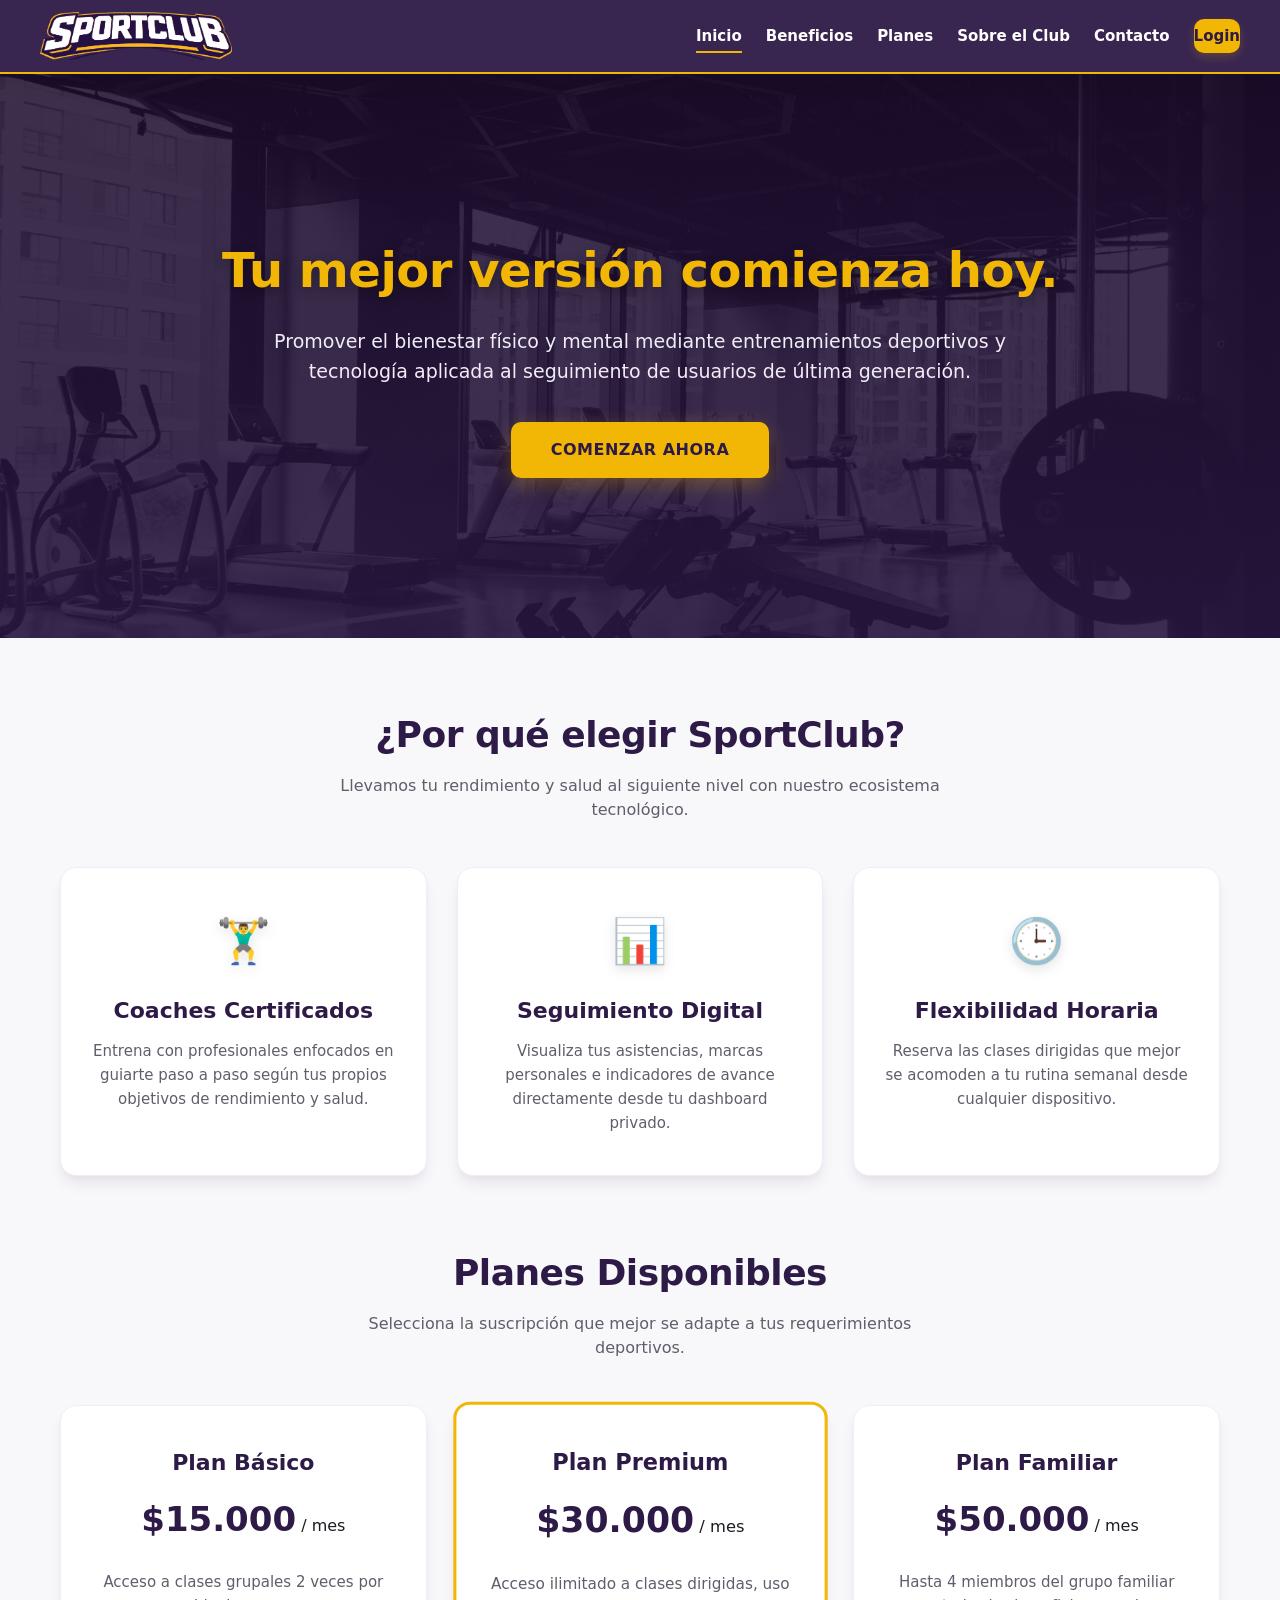
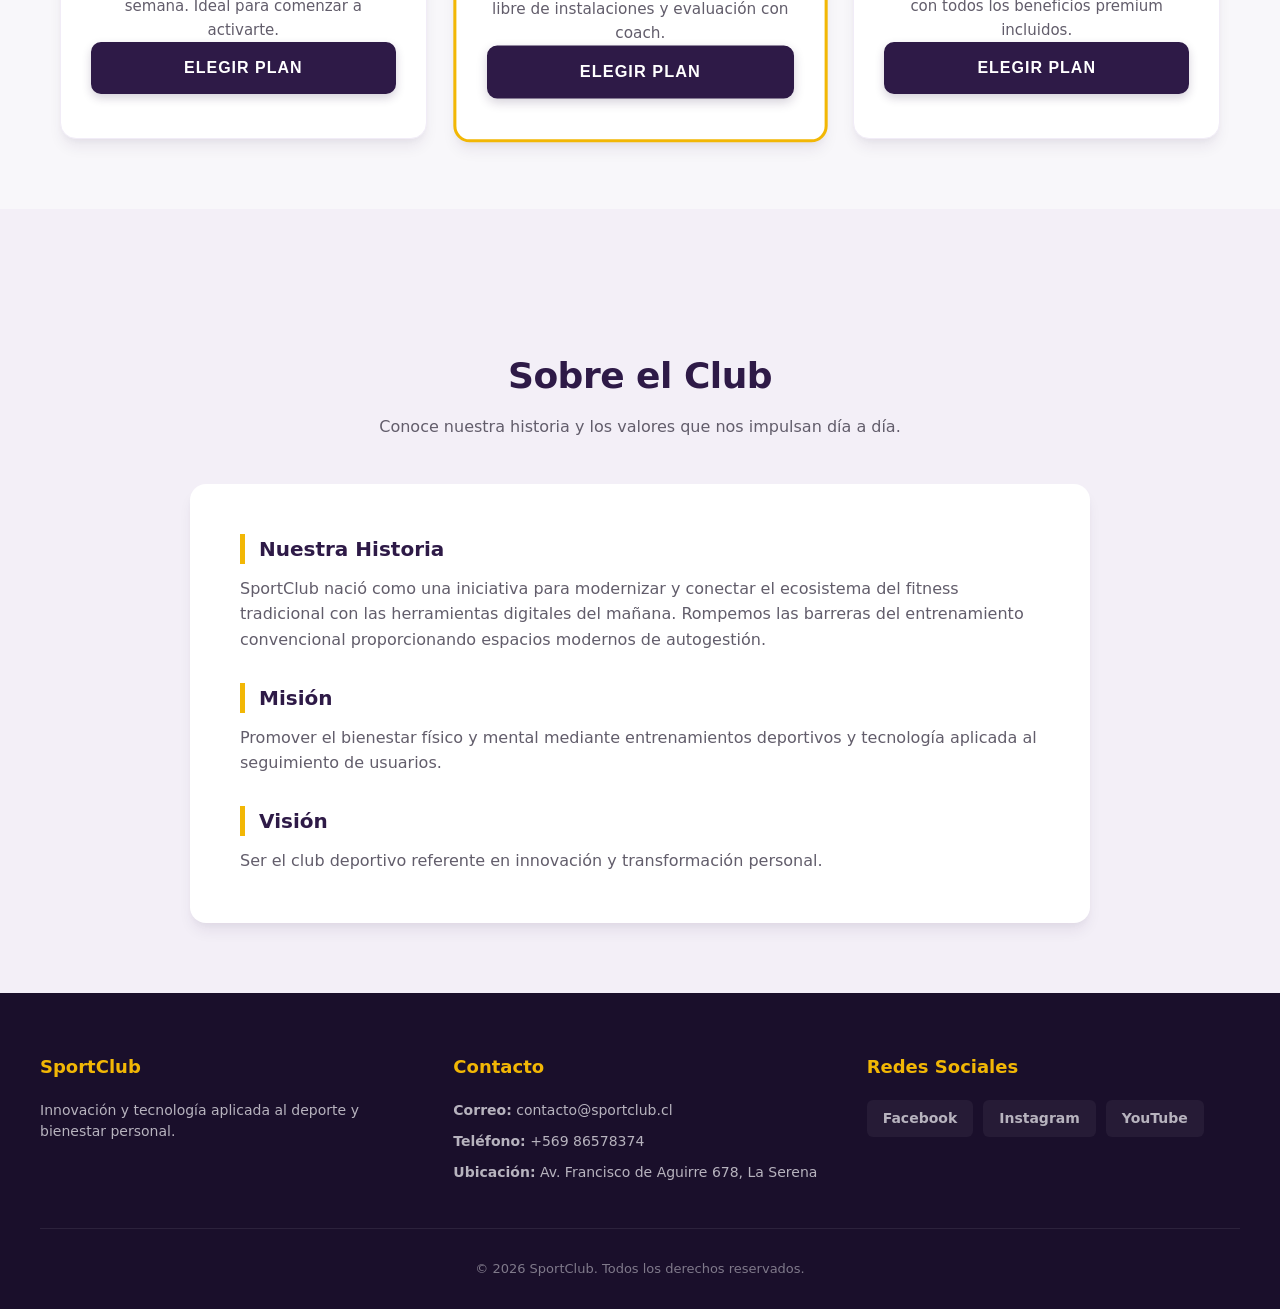
<file: index.html>
<!DOCTYPE html>
<html lang="es">
<head>
    <meta charset="UTF-8">
    <meta name="viewport" content="width=device-width, initial-scale=1.0">
    <title>SportClub - Tu mejor versión comienza hoy</title>
    <link rel="stylesheet" href="css/style.css">
</head>
<body>

    <header class="main-header">
        <div class="header-container">
            <a href="index.html" class="logo-link">
                <img src="assets/img/logo_empresa_letra_v1.png" alt="SportClub Logo" class="header-logo">
            </a>
            <nav class="main-nav">
                <a href="index.html" class="active">Inicio</a>
                <a href="#beneficios">Beneficios</a>
                <a href="#planes">Planes</a>
                <a href="#nosotros">Sobre el Club</a>
                <a href="#contacto">Contacto</a>
                <a href="pages/Login.html" class="btn-login-nav">Login</a>
            </nav>
        </div>
    </header>

    <main class="hero-section">
        <div class="hero-content">
            <h2>Tu mejor versión comienza hoy.</h2>
            <p>Promover el bienestar físico y mental mediante entrenamientos deportivos y tecnología aplicada al seguimiento de usuarios de última generación.</p>
            <a href="#planes" class="btn-cta">Comenzar Ahora</a>
        </div>
    </main>

    <section id="beneficios">
        <h2 class="section-title">¿Por qué elegir SportClub?</h2>
        <p class="section-subtitle">Llevamos tu rendimiento y salud al siguiente nivel con nuestro ecosistema tecnológico.</p>
        <div class="grid-container">
            <div class="info-card">
                <div class="icon">🏋️‍♂️</div>
                <h3>Coaches Certificados</h3>
                <p>Entrena con profesionales enfocados en guiarte paso a paso según tus propios objetivos de rendimiento y salud.</p>
            </div>
            <div class="info-card">
                <div class="icon">📊</div>
                <h3>Seguimiento Digital</h3>
                <p>Visualiza tus asistencias, marcas personales e indicadores de avance directamente desde tu dashboard privado.</p>
            </div>
            <div class="info-card">
                <div class="icon">🕒</div>
                <h3>Flexibilidad Horaria</h3>
                <p>Reserva las clases dirigidas que mejor se acomoden a tu rutina semanal desde cualquier dispositivo.</p>
            </div>
        </div>
    </section>

    <section id="planes">
        <h2 class="section-title">Planes Disponibles</h2>
        <p class="section-subtitle">Selecciona la suscripción que mejor se adapte a tus requerimientos deportivos.</p>
        <div class="grid-container">
            <div class="plan-card info-card">
                <h3>Plan Básico</h3>
                <div class="plan-price"><span>$15.000</span> / mes</div>
                <p class="plan-description">Acceso a clases grupales 2 veces por semana. Ideal para comenzar a activarte.</p>
                <button class="btn-submit" onclick="location.href='pages/registro.html'">Elegir Plan</button>
            </div>
            <div class="plan-card info-card featured">
                <h3>Plan Premium</h3>
                <div class="plan-price"><span>$30.000</span> / mes</div>
                <p class="plan-description">Acceso ilimitado a clases dirigidas, uso libre de instalaciones y evaluación con coach.</p>
                <button class="btn-submit" onclick="location.href='pages/registro.html'">Elegir Plan</button>
            </div>
            <div class="plan-card info-card">
                <h3>Plan Familiar</h3>
                <div class="plan-price"><span>$50.000</span> / mes</div>
                <p class="plan-description">Hasta 4 miembros del grupo familiar con todos los beneficios premium incluidos.</p>
                <button class="btn-submit" onclick="location.href='pages/registro.html'">Elegir Plan</button>
            </div>
        </div>
    </section>

    <section id="nosotros" class="about-section">
        <h2 class="section-title">Sobre el Club</h2>
        <p class="section-subtitle">Conoce nuestra historia y los valores que nos impulsan día a día.</p>
        <div class="about-container">
            <div class="about-block">
                <h3>Nuestra Historia</h3>
                <p>SportClub nació como una iniciativa para modernizar y conectar el ecosistema del fitness tradicional con las herramientas digitales del mañana. Rompemos las barreras del entrenamiento convencional proporcionando espacios modernos de autogestión.</p>
            </div>
            <div class="about-block">
                <h3>Misión</h3>
                <p>Promover el bienestar físico y mental mediante entrenamientos deportivos y tecnología aplicada al seguimiento de usuarios.</p>
            </div>
            <div class="about-block">
                <h3>Visión</h3>
                <p>Ser el club deportivo referente en innovación y transformación personal.</p>
            </div>
        </div>
    </section>

    <footer id="contacto" class="main-footer">
        <div class="footer-grid">
            <div class="footer-col">
                <h4>SportClub</h4>
                <p>Innovación y tecnología aplicada al deporte y bienestar personal.</p>
            </div>
            <div class="footer-col">
                <h4>Contacto</h4>
                <p><strong>Correo:</strong> contacto@sportclub.cl</p>
                <p><strong>Teléfono:</strong> +569 86578374</p>
                <p><strong>Ubicación:</strong> Av. Francisco de Aguirre 678, La Serena</p>
            </div>
            <div class="footer-col">
                <h4>Redes Sociales</h4>
                <div class="social-links">
                    <a href="#">Facebook</a>
                    <a href="#">Instagram</a>
                    <a href="#">YouTube</a>
                </div>
            </div>
        </div>
        <div class="footer-bottom">
            <p>&copy; 2026 SportClub. Todos los derechos reservados.</p>
        </div>
    </footer>

</body>
</html>
</file>
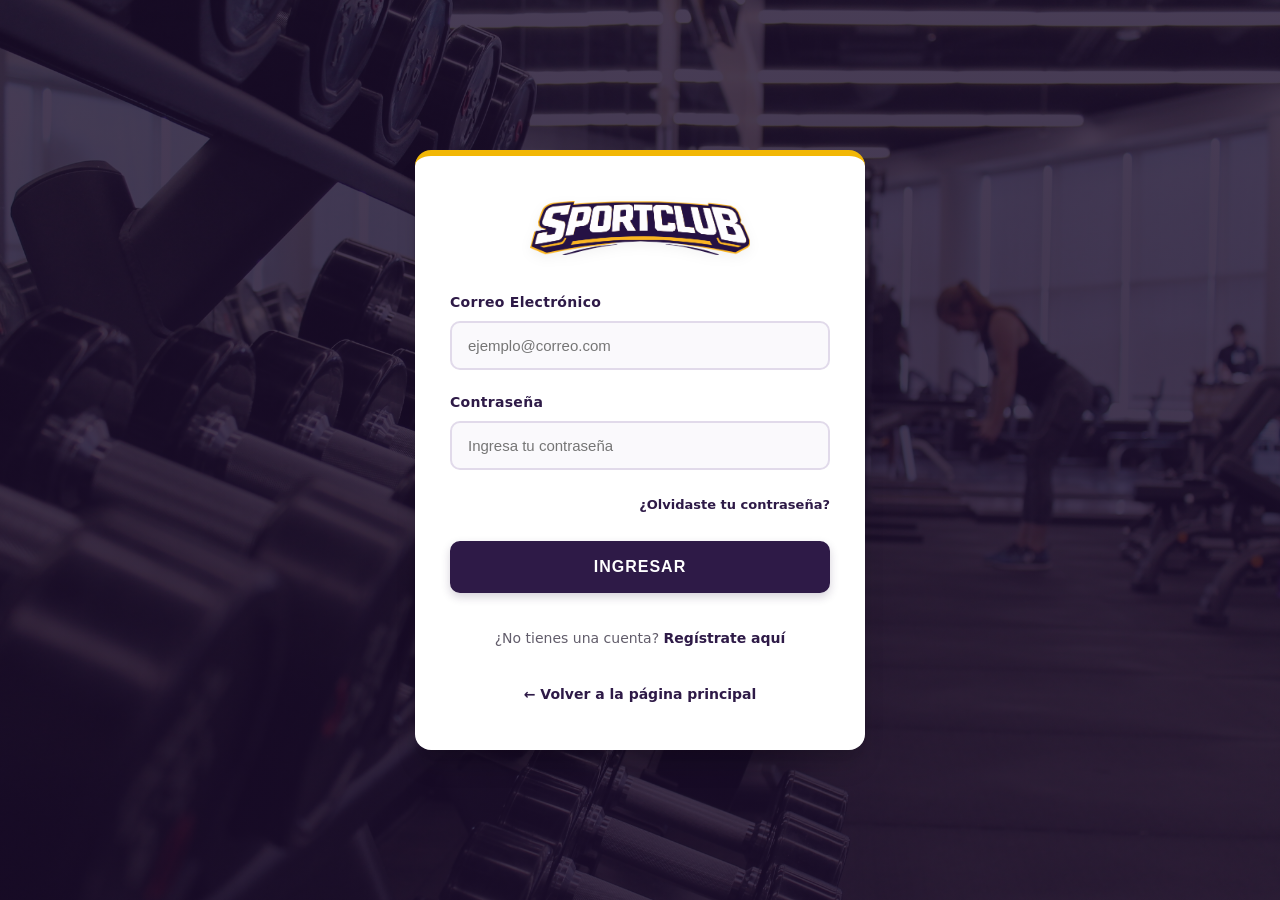
<file: pages/dashboard_admin.html>
<!DOCTYPE html>
<html lang="es">
<head>
    <meta charset="UTF-8">
    <meta name="viewport" content="width=device-width, initial-scale=1.0">
    <title>Dashboard - Administrador SportClub</title>
    <link rel="stylesheet" href="../css/style.css">
</head>
<body class="db-body role-admin">

    <header class="db-header">
        <div class="logo-side">
            <img src="../assets/img/logo_empresa_letra_v1.png" alt="SportClub Logo" style="height: 35px; width: auto; margin-right: 10px;">
            <span>Consola de Administración</span>
        </div>
        <div class="user-actions">
            <a href="#" class="btn-db-action btn-profile">Admin Perfil</a>
            <a href="#" id="btn-logout-admin" class="btn-db-action btn-logout">Cerrar Sesión</a>
        </div>
    </header>

    <div class="db-container">
        <aside class="db-sidebar">
            <nav class="db-nav">
                <a href="#" class="active">🏠 Usuarios</a>
                <a href="#reportes">📊 Reportes Globales</a>
                <a href="#config">🔧 Configuración</a>
            </nav>
        </aside>

        <main class="db-content">
            <div class="db-welcome">
                <h2 id="welcome-admin">Control Central del Sistema 🖥️</h2>
            </div>

            <div id="crud-error-box" style="display: none; color: #dc3545; background: #f8d7da; padding: 12px; border-radius: 6px; margin-bottom: 15px; font-weight: bold; border: 1px solid #f5c6cb;"></div>
            <div id="crud-success-box" style="display: none; color: #155724; background: #d4edda; padding: 12px; border-radius: 6px; margin-bottom: 15px; font-weight: bold; border: 1px solid #c3e6cb;"></div>

            <div class="db-grid-two-columns" style="margin-bottom: 25px;">
                
                <div class="db-box" id="admin-form-container" style="margin: 0;">
                    <div style="display: flex; justify-content: space-between; align-items: center; gap: 15px; border-bottom: 1px solid #eee; padding-bottom: 10px; margin-bottom: 15px;">
                        <div>
                            <h3 id="form-title" style="margin:0; font-size:18px;">Operaciones de Sistema</h3>
                            <p id="form-subtitle" style="margin:5px 0 0 0; font-size:12px; color:#666;">Gestión de credenciales de la plataforma.</p>
                        </div>
                        <button id="btn-toggle-create-admin" class="btn-submit-action" style="width: auto; padding: 8px 16px; margin: 0; font-size:13px;">➕ Nuevo Usuario</button>
                    </div>

                    <form id="adminUserForm" style="display: none;">
                        <input type="hidden" id="admin-user-id">
                        
                        <div class="form-group" style="margin-bottom: 12px;">
                            <label for="admin-name" style="display:block; margin-bottom:5px; font-weight:600; font-size:13px;">Nombre Completo *</label>
                            <input type="text" id="admin-name" required placeholder="Nombre y Apellido" style="width:100%; padding:8px; border:1px solid #ccc; border-radius:4px;">
                        </div>
                        
                        <div class="form-group-row" style="display:flex; gap:10px; margin-bottom:12px;">
                            <div class="form-group" style="flex:1;">
                                <label for="admin-email" style="display:block; margin-bottom:5px; font-weight:600; font-size:13px;">Correo Electrónico *</label>
                                <input type="email" id="admin-email" required placeholder="correo@demo.cl" style="width:100%; padding:8px; border:1px solid #ccc; border-radius:4px;">
                            </div>
                            <div class="form-group" style="flex:1;">
                                <label for="admin-role" style="display:block; margin-bottom:5px; font-weight:600; font-size:13px;">Rol de Acceso *</label>
                                <select id="admin-role" style="width:100%; padding:8px; border:1px solid #ccc; border-radius:4px; background:white;">
                                    <option value="user">Socio (User)</option>
                                    <option value="coach">Coach Técnico</option>
                                    <option value="admin">Administrador</option>
                                </select>
                            </div>
                        </div>

                        <div class="form-group-row" id="password-row-wrapper" style="display: flex; gap: 10px; margin-bottom: 15px;">
                            <div class="form-group" style="flex: 1;">
                                <label for="admin-password" style="display:block; margin-bottom:5px; font-weight:600; font-size:13px;">Contraseña * <span style="font-size: 11px; color: #666;">(Mín. 8)</span></label>
                                <input type="password" id="admin-password" placeholder="Clave segura" style="width:100%; padding:8px; border:1px solid #ccc; border-radius:4px;">
                            </div>
                            <div class="form-group" style="flex: 1;">
                                <label for="admin-confirm-password" style="display:block; margin-bottom:5px; font-weight:600; font-size:13px;">Confirmar Contraseña *</label>
                                <input type="password" id="admin-confirm-password" placeholder="Repite la clave" style="width:100%; padding:8px; border:1px solid #ccc; border-radius:4px;">
                            </div>
                        </div>

                        <div style="display: flex; gap: 10px;">
                            <button type="submit" class="btn-submit-action" id="btn-admin-submit" style="padding:10px 20px;">Guardar Usuario</button>
                            <button type="button" id="btn-admin-cancel" style="padding:10px 20px; background:#f0f0f0; border:1px solid #ccc; border-radius:4px; cursor:pointer;">Cancelar</button>
                        </div>
                    </form>

                    <div id="admin-form-placeholder" style="color: #666; font-style: italic; font-size: 13px; padding: 10px 0;">
                        Presiona el botón "Nuevo Usuario" superior para dar de alta una nueva cuenta en SportClub.
                    </div>
                </div>

                <div style="display: flex; flex-direction: column; gap: 15px;">
                    <div class="stat-card" style="background:#fff; padding:15px; border-radius:8px; border-left:4px solid #2e1a47; box-shadow:0 2px 4px rgba(0,0,0,0.05);">
                        <div class="label" style="color:#666; font-size:12px; text-transform:uppercase;">Total Cuentas</div>
                        <div class="num" id="lbl-total-users" style="font-size:24px; font-weight:bold; color:#2e1a47; margin-top:5px;">--</div>
                    </div>
                    <div class="stat-card" style="background:#fff; padding:15px; border-radius:8px; border-left:4px solid #d4af37; box-shadow:0 2px 4px rgba(0,0,0,0.05);">
                        <div class="label" style="color:#666; font-size:12px; text-transform:uppercase;">Coaches Activos</div>
                        <div class="num" id="lbl-total-coaches" style="font-size:24px; font-weight:bold; color:#2e1a47; margin-top:5px;">--</div>
                    </div>
                    <div class="stat-card" style="background:#fff; padding:15px; border-radius:8px; border-left:4px solid #cc2929; box-shadow:0 2px 4px rgba(0,0,0,0.05);">
                        <div class="label" style="color:#666; font-size:12px; text-transform:uppercase;">Administradores</div>
                        <div class="num" id="lbl-total-admins" style="font-size:24px; font-weight:bold; color:#2e1a47; margin-top:5px;">--</div>
                    </div>
                </div>
            </div>

            <div class="db-box">
                <h3>Gestión General de Usuarios de la Plataforma</h3>
                <div class="table-wrapper">
                    <table class="db-table">
                        <thead>
                            <tr>
                                <th>ID</th>
                                <th>Nombre Completo</th>
                                <th>Correo Electrónico</th>
                                <th>Rol del Usuario</th>
                                <th>Fecha Registro</th>
                                <th style="text-align: center;">Acciones</th>
                            </tr>
                        </thead>
                        <tbody id="users-table-body">
                            <tr><td colspan="6" style="text-align: center; color:#666; padding:20px;">Sincronizando datos con el servidor SQLite...</td></tr>
                        </tbody>
                    </table>
                </div>
            </div>

            <div id="reportes" class="db-box" style="margin-top: 25px;">
                <h3>Métricas de Uso y Reportes Rápidos</h3>
                <p style="margin-bottom: 10px;">🔥 <strong>Clases más solicitadas esta semana:</strong> Crossfit Funcional (98% ocupación), Spinning Pro (92%).</p>
                <p style="margin-bottom: 10px;">👥 <strong>Usuarios activos hoy:</strong> 342 personas registraron ingreso en portería.</p>
                <p>📅 <strong>Reservas realizadas durante el día actual:</strong> 118 cupos reservados.</p>
            </div>
        </main>
    </div>

    <script src="../js/admin.js"></script>
</body>
</html>
</file>
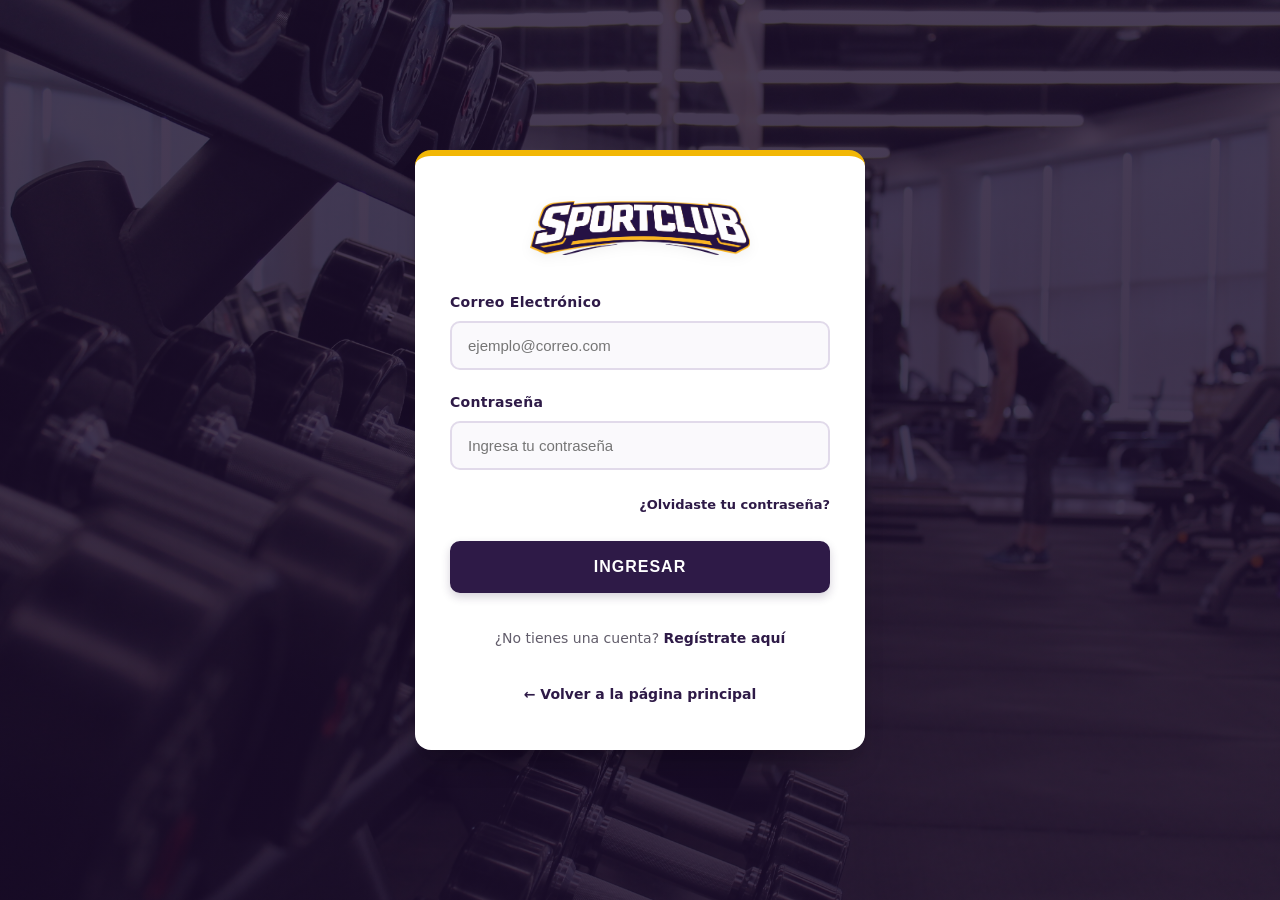
<file: pages/dashboard_coach.html>
<!DOCTYPE html>
<html lang="es">
<head>
    <meta charset="UTF-8">
    <meta name="viewport" content="width=device-width, initial-scale=1.0">
    <title>Dashboard - Coach SportClub</title>
    <link rel="stylesheet" href="../css/style.css">
</head>
<body class="db-body role-coach">

    <header class="db-header">
        <div class="logo-side">
            <img src="../assets/img/logo_empresa_letra_v1.png" alt="SportClub Logo" style="height: 35px; width: auto; margin-right: 10px;">
            <span>Staff Técnico</span>
        </div>
        <div class="user-actions">
            <a href="#" class="btn-db-action btn-profile">Mi Perfil</a>
            <a href="Login.html" class="btn-db-action btn-logout">Cerrar Sesión</a>
        </div>
    </header>

    <div class="db-container">
        <aside class="db-sidebar">
            <nav class="db-nav">
                <a href="#" class="active">🏠 Inicio</a>
                <a href="#alumnos">👥 Alumnos</a>
                <a href="#clases">🏋️‍♂️ Clases Asignadas</a>
                <a href="#horarios">📅 Horarios Semanales</a>
            </nav>
        </aside>

        <main class="db-content">
            <div class="db-welcome">
                <h2 id= "welcome-coach">Panel de Gestión del Entrenador 📈</h2>
            </div>

            <div class="stats-grid">
                <div class="stat-card"><div class="label">Total Alumnos a Cargo</div><div class="num">42</div></div>
                <div class="stat-card"><div class="label">Clases Activas Esta Semana</div><div class="num">8</div></div>
                <div class="stat-card"><div class="label">Horas Ejecutadas Semanales</div><div class="num">24 hrs</div></div>
            </div>

            <div id="alumnos" class="db-box">
                <h3>Listado de Alumnos Asignados</h3>
                <div class="table-wrapper">
                    <table class="db-table">
                        <thead>
                            <tr>
                                <th>Nombre Alumno</th>
                                <th>Correo Electrónico</th>
                                <th>Clase Inscrita</th>
                            </tr>
                        </thead>
                        <tbody>
                            <tr><td>Juan Pérez</td><td>juan.p@gmail.com</td><td>Crossfit Funcional</td></tr>
                            <tr><td>María Loreto</td><td>m.loreto@outlook.com</td><td>Yoga Flexibilidad</td></tr>
                            <tr><td>Carlos Silva</td><td>csilva@gmail.com</td><td>Crossfit Funcional</td></tr>
                            <tr><td>Ana Rodríguez</td><td>anita.r@live.cl</td><td>Cardio HIIT</td></tr>
                            <tr><td>Diego Muñoz</td><td>dmunoz@gmail.com</td><td>Spinning Pro</td></tr>
                        </tbody>
                    </table>
                </div>
            </div>

            <div id="horarios" class="db-box">
                <h3>Cronograma Semanal de Bloques Técnicos</h3>
                <div class="table-wrapper">
                    <table class="db-table">
                        <thead>
                            <tr>
                                <th>Nombre de la Clase</th>
                                <th>Día Asignado</th>
                                <th>Hora de Inicio</th>
                                <th>Capacidad / Alumnos anotados</th>
                            </tr>
                        </thead>
                        <tbody>
                            <tr><td><strong>Crossfit Funcional</strong></td><td>Lunes</td><td>19:00</td><td>15 Alumnos</td></tr>
                            <tr><td><strong>Cardio HIIT</strong></td><td>Martes</td><td>09:00</td><td>12 Alumnos</td></tr>
                            <tr><td><strong>Crossfit Funcional</strong></td><td>Miércoles</td><td>18:00</td><td>20 Alumnos</td></tr>
                            <tr><td><strong>Fuerza Absoluta</strong></td><td>Jueves</td><td>19:00</td><td>10 Alumnos</td></tr>
                            <tr><td><strong>Yoga Flexibilidad</strong></td><td>Viernes</td><td>20:00</td><td>14 Alumnos</td></tr>
                        </tbody>
                    </table>
                </div>
            </div>
        </main>
    </div>
    <script>
        const sessionUser = JSON.parse(localStorage.getItem("user"));
        if (sessionUser) {
        document.getElementById('welcome-coach').innerText = `Panel del Coach: ${sessionUser.fullname} 📈`;
        } else {
        window.location.href = "Login.html";
        }
</script>

</body>
</html>
</file>
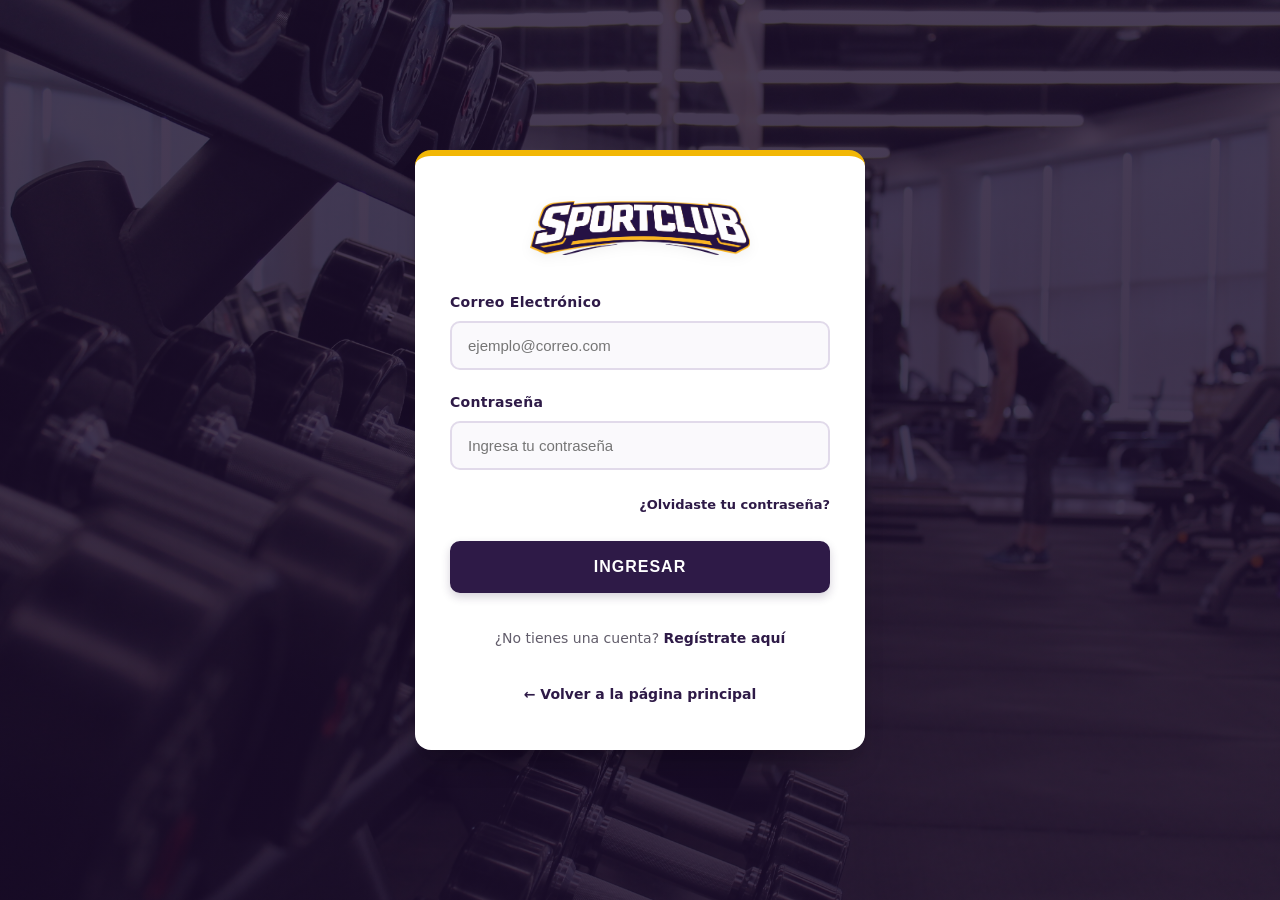
<file: pages/dashboard_usuario.html>
<!DOCTYPE html>
<html lang="es">
<head>
    <meta charset="UTF-8">
    <meta name="viewport" content="width=device-width, initial-scale=1.0">
    <title>Dashboard - Socio SportClub</title>
    <link rel="stylesheet" href="../css/style.css">
</head>
<body class="db-body role-user">

    <header class="db-header">
        <div class="logo-side">
            <img src="../assets/img/logo_empresa_letra_v1.png" alt="SportClub Logo" style="height: 35px; width: auto; margin-right: 10px;">
            <span class="panel-tag">Panel Socio</span>
        </div>
        <div class="user-actions">
            <a href="#perfil-section" class="btn-db-action btn-profile">👤 Mi Perfil</a>
            <a href="#" id="btn-logout-header" class="btn-db-action btn-logout">🚪 Cerrar Sesión</a>
        </div>
    </header>

    <div class="db-container">
        <aside class="db-sidebar">
            <nav class="db-nav">
                <a href="#" class="active">🏠 Inicio</a>
                <a href="#perfil-section">👤 Mi Perfil</a>
                <a href="#reservas-section">📅 Mis Reservas</a>
                <a href="#clases-section">💪 Clases Disponibles</a>
            </nav>
        </aside>

        <main class="db-content">
            
            <div class="db-welcome-banner">
                <h2 id="welcome-text">Cargando sesión...</h2>
                <p>Monitorea tu rendimiento, gestiona tus clases y alcanza tu máximo nivel en SportClub.</p>
            </div>

            <!-- CONTENEDOR UNIFICADO EN UNA SOLA COLUMNA LIMPIA -->
            <div style="display: flex; flex-direction: column; gap: 25px;" id="perfil-section">
                
                <!-- BLOQUE 1: INFORMACIÓN PERSONAL (ANCHO COMPLETO) -->
                <div class="db-box" style="margin: 0;">
                    <div class="card-box-header" style="display: flex; justify-content: space-between; align-items: center; gap: 15px; border-bottom: 1px solid #eeeaf5; padding-bottom: 10px; margin-bottom: 15px;">
                        <div>
                            <h3 style="margin:0; font-size: 18px;">Información Personal</h3>
                            <p style="margin:5px 0 0 0; font-size: 13px; color: #666;">Gestiona tu información personal y preferencias de cuenta.</p>
                        </div>
                        <button id="btn-toggle-edit" class="btn-submit-action" style="width: auto; padding: 8px 16px; margin: 0; font-size:13px;">Editar Perfil</button>
                    </div>

                    <!-- Feedback visual -->
                    <div id="profile-error-box" class="status-msg error" style="display: none; margin-bottom: 15px; color: #dc3545; font-weight: bold;"></div>
                    <div id="profile-success-box" class="status-msg success" style="display: none; margin-bottom: 15px; color: #28a745; font-weight: bold;"></div>

                    <!-- Formulario de datos -->
                    <form id="profileForm">
                        <div class="form-group-row" style="display: flex; gap: 15px; margin-bottom: 12px;">
                            <div class="form-group" style="flex: 1;">
                                <label for="prof-name" style="display:block; margin-bottom:5px; font-weight:600; font-size:13px;">Nombre completo *</label>
                                <input type="text" id="prof-name" disabled style="width:100%; padding:8px; border:1px solid #ccc; border-radius:4px; background:#f5f5f5;">
                            </div>
                            <div class="form-group" style="flex: 1;">
                                <label for="prof-email" style="display:block; margin-bottom:5px; font-weight:600; font-size:13px;">Email *</label>
                                <input type="email" id="prof-email" disabled style="width:100%; padding:8px; border:1px solid #ccc; border-radius:4px; background:#f5f5f5;">
                            </div>
                        </div>

                        <div class="form-group-row" style="display: flex; gap: 15px; margin-bottom: 12px;">
                            <div class="form-group" style="flex: 1;">
                                <label for="prof-birth" style="display:block; margin-bottom:5px; font-weight:600; font-size:13px;">Fecha de nacimiento *</label>
                                <input type="date" id="prof-birth" disabled style="width:100%; padding:8px; border:1px solid #ccc; border-radius:4px; background:#f5f5f5;">
                            </div>
                            <div class="form-group" style="flex: 1;">
                                <label for="prof-sport" style="display:block; margin-bottom:5px; font-weight:600; font-size:13px;">Deporte favorito</label>
                                <input type="text" id="prof-sport" disabled placeholder="Ej: Fútbol, Crossfit" style="width:100%; padding:8px; border:1px solid #ccc; border-radius:4px; background:#f5f5f5;">
                            </div>
                        </div>

                        <div class="form-group" style="margin-bottom: 15px;">
                            <label for="prof-metadata" style="display:block; margin-bottom:5px; font-weight:600; font-size:13px;">Otros / Metadata (intereses, habilidades, etc.)</label>
                            <textarea id="prof-metadata" disabled rows="3" placeholder="Cuéntanos más sobre tus intereses deportivos..." style="width: 100%; padding:8px; border:1px solid #ccc; border-radius:4px; font-family: inherit; resize: vertical; box-sizing: border-box; background:#f5f5f5;"></textarea>
                        </div>

                        <div id="profile-action-buttons" style="display: none; gap: 12px; margin-top: 15px;">
                            <button type="button" id="btn-cancel-edit" style="padding:10px 20px; background:#f0f0f0; border:1px solid #ccc; border-radius:4px; cursor:pointer;">Cancelar</button>
                            <button type="submit" class="btn-submit-action" style="padding:10px 20px;">Guardar cambios</button>
                        </div>
                    </form>
                </div>

                <!-- BLOQUE 2: CAMBIAR CONTRASEÑA -->
                <div class="db-box" style="margin: 0;">
                    <div class="card-box-header" style="border-bottom: 1px solid #eeeaf5; padding-bottom: 10px; margin-bottom: 15px;">
                        <h3 style="margin:0; font-size: 18px;">Cambiar Contraseña</h3>
                        <p style="margin:5px 0 0 0; font-size: 13px; color: #666;">Mantén las credenciales de seguridad de tu cuenta actualizadas.</p>
                    </div>

                    <div id="pass-error-box" class="status-msg error" style="display: none; margin-bottom: 15px; color: #dc3545; font-weight: bold;"></div>
                    <div id="pass-success-box" class="status-msg success" style="display: none; margin-bottom: 15px; color: #28a745; font-weight: bold;"></div>

                    <form id="changePasswordForm">
                        <div class="form-group-row" style="display: flex; gap: 15px; margin-bottom: 15px;">
                            <div class="form-group" style="flex: 1;">
                                <label for="pass-current" style="display:block; margin-bottom:5px; font-weight:600; font-size:13px;">Contraseña actual *</label>
                                <input type="password" id="pass-current" required placeholder="Tu contraseña actual" style="width: 100%; padding: 8px; border: 1px solid #ccc; border-radius: 4px; box-sizing: border-box;">
                            </div>
                            <div class="form-group" style="flex: 1;">
                                <label for="pass-new" style="display:block; margin-bottom:5px; font-weight:600; font-size:13px;">Nueva contraseña *</label>
                                <input type="password" id="pass-new" required placeholder="Mínimo 8 caracteres" style="width: 100%; padding: 8px; border: 1px solid #ccc; border-radius: 4px; box-sizing: border-box;">
                            </div>
                            <div class="form-group" style="flex: 1;">
                                <label for="pass-confirm" style="display:block; margin-bottom:5px; font-weight:600; font-size:13px;">Confirmar nueva contraseña *</label>
                                <input type="password" id="pass-confirm" required placeholder="Repite nueva contraseña" style="width: 100%; padding: 8px; border: 1px solid #ccc; border-radius: 4px; box-sizing: border-box;">
                            </div>
                        </div>
                        
                        <div style="background: rgba(46, 26, 71, 0.04); padding: 12px; border-radius: 6px; font-size: 12.5px; color: #584c63; margin-bottom: 15px; border-left: 3px solid #d4af37;">
                            ℹ️ La contraseña debe tener al menos 8 caracteres, incluir números y letras.
                        </div>

                        <div style="text-align: right;">
                            <button type="submit" class="btn-submit-action" style="padding: 10px 20px;">Actualizar contraseña</button>
                        </div>
                    </form>
                </div>

            </div>

            <!-- TABLA INFERIOR DE RESERVAS -->
            <div class="db-box" id="reservas-section" style="margin-top: 25px;">
                <div class="card-box-header" style="margin-bottom: 15px;">
                    <h3>📅 Mis Próximas Reservas Agendadas</h3>
                </div>
                <div class="table-wrapper">
                    <table class="db-table">
                        <thead>
                            <tr>
                                <th>Clase / Especialidad</th>
                                <th>Día</th>
                                <th>Hora</th>
                                <th>Coach Asignado</th>
                                <th style="text-align: center;">Estado</th>
                            </tr>
                        </thead>
                        <tbody>
                            <tr><td>Crossfit Funcional</td><td>Lunes</td><td>19:00</td><td>Coach Marcelo</td><td><span style="background:#e6f9ed; color:#107c41; padding:3px 8px; border-radius:4px; font-weight:bold; font-size:12px;">Confirmada</span></td></tr>
                            <tr><td>Fuerza Aplicada</td><td>Martes</td><td>08:30</td><td>Coach Andrea</td><td><span style="background:#e6f9ed; color:#107c41; padding:3px 8px; border-radius:4px; font-weight:bold; font-size:12px;">Confirmada</span></td></tr>
                        </tbody>
                    </table>
                </div>
            </div>

        </main>
    </div>

    <script src="../js/perfil.js"></script>
</body>
</html>
</file>
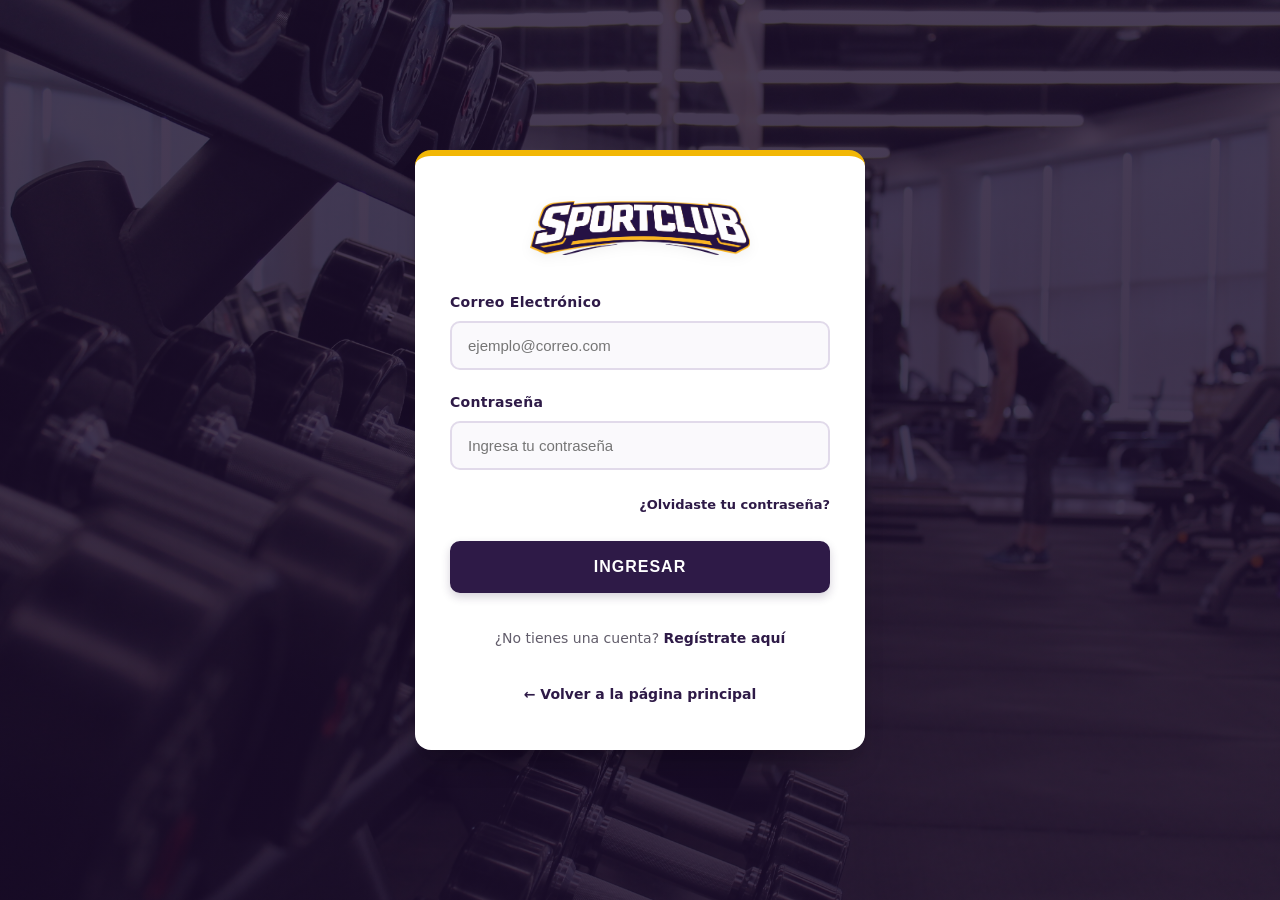
<file: pages/Login.html>
<!DOCTYPE html>
<html lang="es">
<head>
    <meta charset="UTF-8">
    <meta name="viewport" content="width=device-width, initial-scale=1.0">
    <title>SportClub - Iniciar Sesión</title>
    <link rel="stylesheet" href="../css/style.css">
</head>
<body class="auth-body">

    <main class="login-card login-fade">
        <div class="logo-container">
            <img src="../assets/img/logo_empresa_letra_v1.png" alt="SportClub Logo" class="logo">
        </div>

        <div id="error-message" class="status-msg error" style="display: none;"></div>

        <form class="login-form" id="loginForm">
            <div class="form-group">
                <label for="email">Correo Electrónico</label>
                <input type="email" id="email" placeholder="ejemplo@correo.com" required>
            </div>

            <div class="form-group">
                <label for="password">Contraseña</label>
                <input type="password" id="password" placeholder="Ingresa tu contraseña" required>
            </div>

            <div class="forgot-password">
                <a href="recuperacion.html">¿Olvidaste tu contraseña?</a>
            </div>

            <button type="submit" class="btn-submit">Ingresar</button>
        </form>

        <footer class="login-footer">
            <p>¿No tienes una cuenta? <a href="registro.html">Regístrate aquí</a></p>
        </footer>
        
        <footer class="volver-footer">
            <a href="../index.html">← Volver a la página principal</a>
        </footer>

        
    </main>

    <script src="../js/login.js"></script>
</body>
</html>
</file>
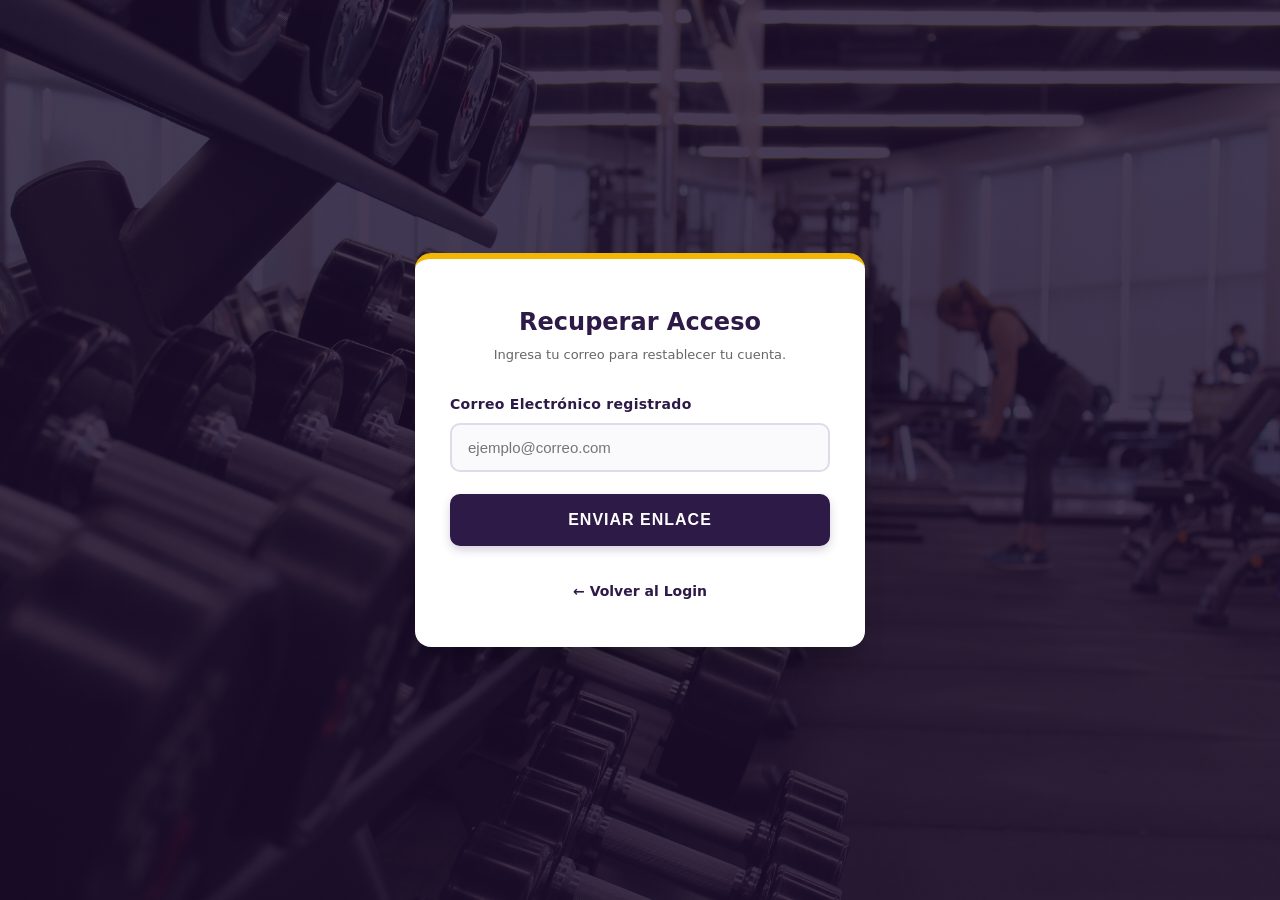
<file: pages/recuperacion.html>
<!DOCTYPE html>
<html lang="es">
<head>
    <meta charset="UTF-8">
    <meta name="viewport" content="width=device-width, initial-scale=1.0">
    <title>SportClub - Recuperar Contraseña</title>
    <link rel="stylesheet" href="../css/style.css">
</head>
<body class="auth-body">

    <main class="login-card login-fade">
        <div class="logo-container">
            <h2 style="color: var(--primary-purple);">Recuperar Acceso</h2>
            <p style="font-size: 13px; color: #666; margin-top:5px;">Ingresa tu correo para restablecer tu cuenta.</p>
        </div>

        <div id="confirm-message" class="status-msg success" style="display: none;"></div>

        <form id="recoveryForm">
            <div class="form-group">
                <label for="rec-email">Correo Electrónico registrado</label>
                <input type="email" id="rec-email" placeholder="ejemplo@correo.com" required>
            </div>

            <button type="submit" class="btn-submit">Enviar Enlace</button>
        </form>

        <footer class="volver-footer">
            <a href="Login.html">← Volver al Login</a>
        </footer>
    </main>

    <script>
        document.getElementById('recoveryForm').addEventListener('submit', function(event) {
            event.preventDefault();
            const msgBox = document.getElementById('confirm-message');
            msgBox.innerText = "Se ha enviado un enlace de recuperación al correo ingresado.";
            msgBox.style.display = "block";
            document.getElementById('rec-email').value = "";
        });
    </script>
</body>
</html>
</file>
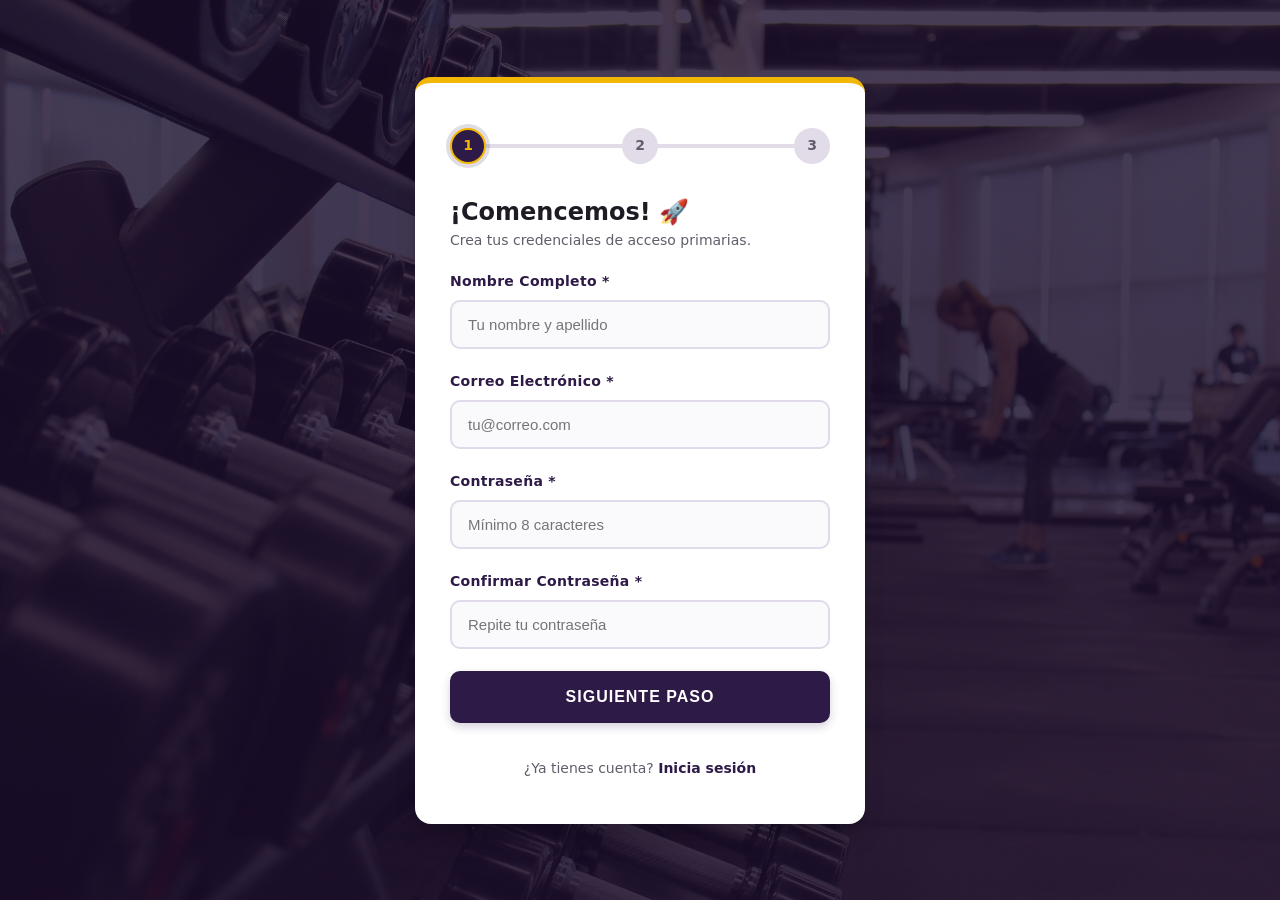
<file: pages/registro.html>
<!DOCTYPE html>
<html lang="es">
<head>
    <meta charset="UTF-8">
    <meta name="viewport" content="width=device-width, initial-scale=1.0">
    <title>SportClub - Registro</title>
    <link rel="stylesheet" href="../css/style.css">
</head>
<body class="auth-body">

    <main class="login-card registration-card">
        <div class="progress-bar">
            <div class="progress" id="progressLine"></div>
            <span class="step-indicator active" id="ind-1">1</span>
            <span class="step-indicator" id="ind-2">2</span>
            <span class="step-indicator" id="ind-3">3</span>
        </div>

        <div id="error-box" class="status-msg error" style="display: none;"></div>
        <div id="success-box" class="status-msg success" style="display: none;"></div>

        <form id="multiStepForm">
            <div class="form-step step-active" id="step-1">
                <h2>¡Comencemos! 🚀</h2>
                <p class="step-subtitle">Crea tus credenciales de acceso primarias.</p>
                
                <div class="form-group">
                    <label for="reg-name">Nombre Completo *</label>
                    <input type="text" id="reg-name" placeholder="Tu nombre y apellido">
                    <span id="err-name" style="color: #dc3545; font-size: 12px; display: none; margin-top: 4px;"></span>
                </div>
                <div class="form-group">
                    <label for="reg-email">Correo Electrónico *</label>
                    <input type="email" id="reg-email" placeholder="tu@correo.com">
                    <span id="err-email" style="color: #dc3545; font-size: 12px; display: none; margin-top: 4px;"></span>
                </div>
                <div class="form-group">
                    <label for="reg-password">Contraseña *</label>
                    <input type="password" id="reg-password" placeholder="Mínimo 8 caracteres">
                    <span id="err-password" style="color: #dc3545; font-size: 12px; display: none; margin-top: 4px;"></span>
                </div>
                <div class="form-group">
                    <label for="reg-confirm">Confirmar Contraseña *</label>
                    <input type="password" id="reg-confirm" placeholder="Repite tu contraseña">
                    <span id="err-confirm" style="color: #dc3545; font-size: 12px; display: none; margin-top: 4px;"></span>
                </div>
                
                <button type="button" class="btn-submit" onclick="handleNextStep(1)">Siguiente paso</button>
            </div>

            <div class="form-step" id="step-2">
                <h2>Cuéntanos de ti 🏃‍♂️</h2>
                <p class="step-subtitle">Queremos conocer tu ritmo actual.</p>
                
                <div class="form-group">
                    <label for="reg-age">¿Qué edad tienes? *</label>
                    <input type="number" id="reg-age" min="12" max="99" placeholder="Ej. 25">
                    <span id="err-age" style="color: #dc3545; font-size: 12px; display: none; margin-top: 4px;"></span>
                </div>
                <div class="form-group">
                    <label for="reg-sport">¿Deporte favorito o práctica actual?</label>
                    <input type="text" id="reg-sport" placeholder="Ej. Crossfit, Fútbol, Ninguno">
                </div>
                
                <div class="btn-group">
                    <button type="button" class="btn-secondary" onclick="handlePrevStep(2)">Atrás</button>
                    <button type="button" class="btn-submit" onclick="handleNextStep(2)">Continuar</button>
                </div>
            </div>

            <div class="form-step" id="step-3">
                <h2>Tus Metas 🎯</h2>
                <p class="step-subtitle">Estructura tus prioridades.</p>
                
                <div class="form-group">
                    <label for="reg-interest">Actividad de mayor interés</label>
                    <select id="reg-interest">
                        <option value="cardio">Cardio / Resistencia</option>
                        <option value="fuerza">Fuerza / Musculación</option>
                        <option value="flexibilidad">Flexibilidad / Yoga</option>
                    </select>
                </div>

                <div class="btn-group">
                    <button type="button" class="btn-secondary" onclick="handlePrevStep(3)">Atrás</button>
                    <button type="submit" class="btn-submit">Finalizar Registro</button>
                </div>
            </div>
        </form>

        <footer class="login-footer">
            <p>¿Ya tienes cuenta? <a href="Login.html">Inicia sesión</a></p>
        </footer>
    </main>

    <script src="../js/registro.js"></script>
</body>
</html>
</file>
<file: css/style.css>
/* ==========================================
   1. VARIABLES DE COLOR (Paleta SportClub Avanzada)
   ========================================== */
:root {
    --primary-purple: #2E1A47;  /* Morado corporativo oficial */
    --accent-gold: #F2B705;     /* Amarillo/Oro oficial */
    --accent-gold-hover: #d9a304;
    --text-dark: #1e1b24;
    --text-muted: #625d6b;
    --bg-light: #f8f7fa;
    --card-bg: #ffffff;
    --gray-box: #f3eff7;        
    
    /* Variables de Dashboard con sombras e identidades vivas */
    --user-color: #0d6efd;
    --coach-color: #198754;
    --admin-color: #dc3545;
    --radius-lg: 16px;
    --radius-md: 10px;
    --shadow-sm: 0 4px 6px -1px rgba(0, 0, 0, 0.05), 0 2px 4px -1px rgba(0, 0, 0, 0.03);
    --shadow-md: 0 10px 15px -3px rgba(46, 26, 71, 0.08), 0 4px 6px -2px rgba(46, 26, 71, 0.04);
    --shadow-lg: 0 20px 25px -5px rgba(0, 0, 0, 0.15), 0 10px 10px -5px rgba(0, 0, 0, 0.04);
    --transition: all 0.3s cubic-bezier(0.4, 0, 0.2, 1);
}

/* ==========================================
   2. RESETS Y CONFIGURACIÓN GENERAL
   ========================================== */
* {
    margin: 0;
    padding: 0;
    box-sizing: border-box;
}

html {
    scroll-behavior: smooth;
}

body {
    font-family: 'Segoe UI', system-ui, -apple-system, sans-serif;
    background-color: var(--bg-light);
    color: var(--text-dark);
    min-height: 100vh;
    line-height: 1.5;
}

/* Fondo con Imagen de Gimnasio Inmersiva para las pantallas de acceso */
.auth-body {
    display: flex;
    justify-content: center;
    align-items: center;
    padding: 40px 20px;
    background: linear-gradient(rgba(26, 12, 43, 0.8), rgba(26, 12, 43, 0.85)), 
                url('../assets/img/auth-bg.jpg') no-repeat center center/cover;
    min-height: 100vh;
}

/* ==========================================
   3. CONTENEDOR PRINCIPAL (CARDS DE ACCESO)
   ========================================== */
.login-card {
    background-color: var(--card-bg);
    width: 100%;
    max-width: 450px;
    padding: 45px 35px; 
    border-radius: var(--radius-lg);
    box-shadow: var(--shadow-lg);
    border-top: 6px solid var(--accent-gold);
    position: relative;
}

.logo-container {
    text-align: center;
    margin-bottom: 30px; 
}

.logo {
    max-width: 220px;
    height: auto;
    filter: drop-shadow(0 4px 6px rgba(0,0,0,0.05));
}

.form-group {
    margin-bottom: 22px; 
}

.form-group label {
    display: block;
    margin-bottom: 8px;
    font-size: 14px;
    color: var(--primary-purple);
    font-weight: 600;
    letter-spacing: 0.3px;
}

.form-group input, select {
    width: 100%;
    padding: 14px 16px; 
    border: 2px solid #e1daea; 
    border-radius: var(--radius-md);
    font-size: 15px;
    color: var(--text-dark);
    background-color: #faf9fc;
    transition: var(--transition);
}

.form-group input:focus, select:focus {
    outline: none;
    border-color: var(--primary-purple); 
    background-color: #ffffff;
    box-shadow: 0 0 0 4px rgba(46, 26, 71, 0.1);
}

.forgot-password {
    text-align: right;
    margin-bottom: 25px;
}

.forgot-password a {
    font-size: 13px;
    color: var(--primary-purple);
    text-decoration: none;
    font-weight: 600;
    transition: var(--transition);
}

.forgot-password a:hover {
    color: var(--accent-gold-hover);
    text-decoration: underline;
}

.btn-submit {
    width: 100%;
    padding: 15px;
    background-color: var(--primary-purple); 
    color: #ffffff;
    border: 2px solid var(--primary-purple); 
    border-radius: var(--radius-md);
    font-size: 16px;
    font-weight: 700;
    cursor: pointer;
    text-transform: uppercase;
    letter-spacing: 1px;
    box-shadow: 0 4px 10px rgba(46, 26, 71, 0.2);
    transition: var(--transition);
}

.btn-submit:hover {
    background-color: var(--accent-gold);
    border-color: var(--accent-gold);
    color: var(--primary-purple);
    transform: translateY(-2px);
    box-shadow: 0 6px 14px rgba(242, 183, 5, 0.3);
}

.btn-submit:active {
    transform: translateY(0);
}

.login-footer, .volver-footer {
    text-align: center;
    margin-top: 20px;
    padding-top: 15px;
    font-size: 14px;
    color: var(--text-muted);
}

.login-footer a, .volver-footer a {
    color: var(--primary-purple);
    font-weight: 700;
    text-decoration: none;
    transition: var(--transition);
}

.login-footer a:hover, .volver-footer a:hover {
    color: var(--accent-gold-hover);
    text-decoration: underline;
}

/* Feedback de alertas flotantes internas */
.status-msg {
    padding: 14px;
    border-radius: var(--radius-md);
    margin-bottom: 20px;
    font-size: 14px;
    font-weight: 600;
    text-align: center;
    animation: fadeIn 0.3s ease;
}
.status-msg.success { background-color: #ecfdf5; color: #065f46; border: 1px solid #a7f3d0; }
.status-msg.error { background-color: #fef2f2; color: #991b1b; border: 1px solid #fca5a5; }

/* Enlaces de revisión de roles para el Profesor */
.review-links {
    margin-top: 25px;
    border-top: 2px dashed #e1daea;
    padding-top: 20px;
    text-align: center;
}
.review-links p {
    font-size: 11px;
    color: var(--text-muted);
    margin-bottom: 10px;
    text-transform: uppercase;
    font-weight: 700;
    letter-spacing: 0.5px;
}
.review-links div {
    display: flex;
    justify-content: center;
    gap: 12px;
}
.review-links a {
    font-size: 12px;
    color: var(--primary-purple);
    background: var(--gray-box);
    padding: 6px 12px;
    border-radius: 6px;
    font-weight: 600;
    text-decoration: none;
    transition: var(--transition);
}
.review-links a:hover {
    background: var(--accent-gold);
    color: var(--primary-purple);
    transform: scale(1.05);
}

/* ==========================================
   4. SECCIONES DE REGISTRO MULTIPASO
   ========================================== */
.form-step { display: none; }
.form-step.step-active { display: block; animation: fadeIn 0.4s ease; }
.step-subtitle { font-size: 14px; color: var(--text-muted); margin-bottom: 20px; }

.progress-bar { position: relative; display: flex; justify-content: space-between; margin-bottom: 30px; }
.progress-bar::before { content: ''; position: absolute; top: 50%; left: 0; transform: translateY(-50%); width: 100%; height: 4px; background-color: #e2dce8; z-index: 1; }
.progress { position: absolute; top: 50%; left: 0; transform: translateY(-50%); height: 4px; background-color: var(--primary-purple); width: 0%; z-index: 2; transition: width 0.3s ease; }
.step-indicator { position: relative; z-index: 3; width: 36px; height: 36px; background-color: #e2dce8; color: var(--text-muted); border-radius: 50%; display: flex; align-items: center; justify-content: center; font-weight: bold; font-size: 14px; transition: var(--transition); }
.step-indicator.active { background-color: var(--primary-purple); color: var(--accent-gold); border: 2px solid var(--accent-gold); box-shadow: 0 0 0 4px rgba(46, 26, 71, 0.15); }

.btn-group { display: flex; gap: 12px; margin-top: 20px; }
.btn-secondary { padding: 14px; background-color: #f1f0f4; color: #4a4552; border: none; border-radius: var(--radius-md); cursor: pointer; width: 35%; font-weight: 700; transition: var(--transition); }
.btn-secondary:hover { background-color: #e4e2e9; color: #111; }

.radio-tile-group { display: flex; flex-direction: column; gap: 10px; margin-top: 5px; }
.radio-tile { display: flex; align-items: center; padding: 14px; border: 2px solid #e2dce8; border-radius: var(--radius-md); cursor: pointer; transition: var(--transition); }
.radio-tile input { margin-right: 12px; transform: scale(1.2); }
.radio-tile:hover { background-color: #faf9fc; border-color: var(--primary-purple); }
.radio-tile:has(input:checked) { border-color: var(--primary-purple); background-color: #f5f0fa; font-weight: 600; }

/* ==========================================
   5. LANDING PAGE DE INICIO (INDEX.HTML) - DISEÑO PREMIUM
   ========================================== */
.main-header {
    background-color: rgba(46, 26, 71, 0.95);
    backdrop-filter: blur(8px); /* Moderno efecto cristal */
    -webkit-backdrop-filter: blur(8px);
    padding: 12px 20px;
    position: sticky;
    top: 0;
    z-index: 100;
    border-bottom: 2px solid var(--accent-gold);
    box-shadow: 0 4px 20px rgba(0,0,0,0.1);
}
.header-container {
    max-width: 1200px;
    margin: 0 auto;
    display: flex;
    justify-content: space-between;
    align-items: center;
}
.main-nav { display: flex; align-items: center; gap: 24px; }
.main-nav a { color: #ffffff; text-decoration: none; font-weight: 600; font-size: 15px; position: relative; padding: 6px 0; transition: var(--transition); }
.main-nav a:not(.btn-login-nav)::after { content: ''; position: absolute; bottom: 0; left: 0; width: 0; height: 2px; background-color: var(--accent-gold); transition: var(--transition); }
.main-nav a:hover:not(.btn-login-nav)::after, .main-nav a.active:not(.btn-login-nav)::after { width: 100%; }
.main-nav a:hover { color: var(--accent-gold); }

.btn-login-nav { 
    background-color: var(--accent-gold); 
    color: var(--primary-purple) !important; 
    padding: 10px 22px; 
    border-radius: var(--radius-md); 
    box-shadow: 0 4px 10px rgba(242, 183, 5, 0.2);
    font-weight: 700 !important;
}
.btn-login-nav:hover {
    background-color: #ffffff;
    transform: translateY(-1px);
    box-shadow: 0 6px 14px rgba(255,255,255,0.2);
}

.logo-link { display: flex; align-items: center; text-decoration: none; }
.header-logo { height: 48px; width: auto; max-width: 100%; transition: var(--transition); }
.header-logo:hover { transform: scale(1.05) rotate(-1deg); }

/* Hero Modernizado con Imagen Real de Gimnasio y Capa de Contraste */
.hero-section {
    background: linear-gradient(rgba(26, 12, 43, 0.85), rgba(46, 26, 71, 0.93)), 
                url('../assets/img/hero-bg.jpg') no-repeat center center/cover;
    padding: 160px 20px;
    text-align: center;
    color: white;
    background-attachment: fixed; /* Efecto Parallax: la imagen se queda fija al hacer scroll */
}
.hero-content h2 { font-size: 48px; margin-bottom: 20px; color: var(--accent-gold); font-weight: 800; letter-spacing: -0.5px; text-shadow: 0 4px 12px rgba(0,0,0,0.3); }
.hero-content p { font-size: 19px; margin-bottom: 35px; max-width: 750px; margin-left: auto; margin-right: auto; color: #f1ecf7; line-height: 1.6; }
.btn-cta { display: inline-block; padding: 16px 40px; background-color: var(--accent-gold); color: var(--primary-purple); text-decoration: none; font-weight: 800; border-radius: var(--radius-md); text-transform: uppercase; letter-spacing: 0.5px; box-shadow: 0 6px 20px rgba(242, 183, 5, 0.3); transition: var(--transition); }
.btn-cta:hover { background-color: #ffffff; transform: translateY(-3px); box-shadow: 0 10px 25px rgba(255, 255, 255, 0.25); }

/* Secciones y Contenedores */
.section-title { text-align: center; font-size: 36px; color: var(--primary-purple); margin-bottom: 12px; margin-top: 70px; font-weight: 800; letter-spacing: -0.5px; }
.section-subtitle { text-align: center; color: var(--text-muted); margin-bottom: 45px; font-size: 16px; max-width: 600px; margin-left: auto; margin-right: auto; }

.grid-container { max-width: 1200px; margin: 0 auto; padding: 0 20px; display: grid; grid-template-columns: repeat(auto-fit, minmax(300px, 1fr)); gap: 30px; }
.info-card { background: var(--card-bg); padding: 40px 30px; border-radius: var(--radius-lg); border: 1px solid #f1ecf7; text-align: center; box-shadow: var(--shadow-md); transition: var(--transition); }
.info-card:hover { transform: translateY(-8px); box-shadow: 0 20px 30px -10px rgba(46, 26, 71, 0.12); border-color: #e6def2; }
.info-card .icon { font-size: 44px; margin-bottom: 20px; display: inline-block; filter: drop-shadow(0 4px 6px rgba(0,0,0,0.1)); }
.info-card h3 { color: var(--primary-purple); margin-bottom: 12px; font-size: 22px; font-weight: 700; }
.info-card p { color: var(--text-muted); font-size: 15px; line-height: 1.6; }

/* Planes Destacados */
.plan-card.featured { border: 3px solid var(--accent-gold); transform: scale(1.02); position: relative; }
.plan-card.featured:hover { transform: scale(1.02) translateY(-8px); }
.plan-price { margin: 15px 0 25px; }
.plan-price span { font-size: 34px; color: var(--primary-purple); font-weight: 800; }

/* Sobre el Club */
.about-section { background-color: var(--gray-box); padding: 70px 20px; margin-top: 70px; }
.about-container { max-width: 900px; margin: 0 auto; background: var(--card-bg); padding: 50px; border-radius: var(--radius-lg); box-shadow: var(--shadow-md); }
.about-block { margin-bottom: 30px; }
.about-block:last-child { margin-bottom: 0; }
.about-block h3 { color: var(--primary-purple); margin-bottom: 12px; font-size: 20px; font-weight: 700; border-left: 5px solid var(--accent-gold); padding-left: 14px; }
.about-block p { color: var(--text-muted); font-size: 16px; line-height: 1.6; }

/* Footer */
.main-footer { background-color: #1a0f2b; color: white; padding: 60px 20px 30px; }
.footer-grid { max-width: 1200px; margin: 0 auto; display: grid; grid-template-columns: repeat(auto-fit, minmax(250px, 1fr)); gap: 40px; border-bottom: 1px solid rgba(255,255,255,0.08); padding-bottom: 35px; }
.footer-col h4 { color: var(--accent-gold); margin-bottom: 20px; font-size: 18px; font-weight: 700; }
.footer-col p, .footer-col a { color: #b7b3be; text-decoration: none; font-size: 14px; margin-bottom: 10px; display: block; transition: var(--transition); }
.footer-col a:hover { color: var(--accent-gold); padding-left: 4px; }
.social-links { display: flex; gap: 10px; margin-top: 15px; }
.social-links a { background: rgba(255,255,255,0.05); padding: 8px 16px; border-radius: 6px; font-weight: 600; }
.social-links a:hover { background: var(--accent-gold); color: var(--primary-purple); }
.footer-bottom { text-align: center; margin-top: 30px; color: #7f798a; font-size: 13px; }

/* ==========================================
   6. INTERFACES DASHBOARDS (ESTRUCTURA DE CONSOLA PREMIUM)
   ========================================== */
.db-body { background-color: #f4f5f8; min-height: 100vh; display: flex; flex-direction: column; }
.db-header { background-color: #ffffff; padding: 12px 40px; display: flex; justify-content: space-between; align-items: center; box-shadow: 0 1px 3px rgba(0,0,0,0.02), 0 4px 12px rgba(0,0,0,0.03); border-bottom: 1px solid #eef0f5; }
.db-header .logo-side { display: flex; align-items: center; gap: 10px; font-weight: 800; color: var(--primary-purple); font-size: 18px; }
.db-header .logo-side span { background: #f0ecf6; padding: 4px 10px; border-radius: 6px; font-size: 12px; font-weight: 700; text-transform: uppercase; letter-spacing: 0.5px; }

.db-header .user-actions { display: flex; gap: 12px; }
.btn-db-action { padding: 10px 18px; border-radius: var(--radius-md); text-decoration: none; font-size: 14px; font-weight: 700; transition: var(--transition); }
.btn-profile { background: #f1f3f7; color: #3f4450; }
.btn-profile:hover { background: #e4e7ed; color: #111; }
.btn-logout { background: #1e212a; color: #fff; }
.btn-logout:hover { background: #000000; transform: translateY(-1px); }

.db-container { display: flex; flex: 1; }
.db-sidebar { width: 260px; background-color: #1a1c23; padding: 30px 0; border-right: 1px solid #282a36; }
.db-nav { display: flex; flex-direction: column; gap: 4px; padding: 0 12px; }
.db-nav a { padding: 14px 18px; color: #94a3b8; text-decoration: none; font-size: 15px; font-weight: 600; border-radius: var(--radius-md); display: flex; align-items: center; gap: 12px; transition: var(--transition); }
.db-nav a:hover { background-color: rgba(255,255,255,0.03); color: #f8fafc; }

.db-content { flex: 1; padding: 40px; overflow-y: auto; }
.db-welcome { margin-bottom: 35px; background: linear-gradient(135deg, #ffffff 0%, #fafbfc 100%); padding: 25px 30px; border-radius: var(--radius-lg); box-shadow: var(--shadow-sm); border: 1px solid #eaeef3; }
.db-welcome h2 { font-size: 24px; color: #0f172a; font-weight: 800; letter-spacing: -0.3px; }

/* Bloques de Métricas */
.stats-grid { display: grid; grid-template-columns: repeat(auto-fit, minmax(240px, 1fr)); gap: 24px; margin-bottom: 35px; }
.stat-card { background: #ffffff; padding: 28px 24px; border-radius: var(--radius-lg); box-shadow: var(--shadow-sm); border: 1px solid #eaeef3; border-left: 6px solid #ccc; transition: var(--transition); }
.stat-card:hover { transform: translateY(-3px); box-shadow: var(--shadow-md); }
.stat-card .label { font-size: 13px; font-weight: 700; color: #64748b; text-transform: uppercase; letter-spacing: 0.5px; }
.stat-card .num { font-size: 34px; font-weight: 800; margin-top: 8px; color: #0f172a; }

.db-box { background: #ffffff; padding: 30px; border-radius: var(--radius-lg); box-shadow: var(--shadow-sm); border: 1px solid #eaeef3; margin-bottom: 35px; }
.db-box h3 { margin-bottom: 22px; font-size: 19px; color: #0f172a; font-weight: 700; border-bottom: 2px solid #f1f5f9; padding-bottom: 12px; }

/* Tablas Premium Estilizadas */
.table-wrapper { overflow-x: auto; border-radius: var(--radius-md); border: 1px solid #e2e8f0; }
.db-table { width: 100%; border-collapse: collapse; text-align: left; font-size: 14px; background: white; }
.db-table th { background-color: #f8fafc; padding: 14px 18px; font-weight: 700; color: #475569; border-bottom: 2px solid #e2e8f0; text-transform: uppercase; font-size: 12px; letter-spacing: 0.5px; }
.db-table td { padding: 14px 18px; border-bottom: 1px solid #f1f5f9; color: #334155; }
.db-table tr:last-child td { border-bottom: none; }
.db-table tr:hover td { background-color: #f8fafc; }

.badge-status { padding: 4px 10px; border-radius: 20px; font-size: 12px; font-weight: 700; display: inline-block; }
.badge-status.active { background-color: #d1fae5; color: #065f46; }
.badge-status.inactive { background-color: #fee2e2; color: #991b1b; }

/* ==========================================
   7. IDENTIDADES DE COLOR INDEPENDIENTES (DASHBOARDS INDEPENDIENTES)
   ========================================== */
/* Perfil Usuario (Azul Premium) */
.role-user .db-sidebar { background-color: #0b132b; }
.role-user .db-header .logo-side span { background: #e0f2fe; color: var(--user-color); }
.role-user .db-nav a.active { background-color: rgba(13, 110, 253, 0.15); color: #60a5fa; font-weight: 700; }
.role-user .stat-card { border-left-color: var(--user-color); }
.role-user .btn-action-view { background: var(--user-color); color: white; border: none; padding: 8px 16px; border-radius: 6px; font-weight: 700; cursor: pointer; transition: var(--transition); }
.role-user .btn-action-view:hover { background: #0b5ed7; transform: translateY(-1px); box-shadow: 0 4px 10px rgba(13, 110, 253, 0.2); }

/* Perfil Coach (Verde Energético) */
.role-coach .db-sidebar { background-color: #0b251a; }
.role-coach .db-header .logo-side span { background: #d1fae5; color: var(--coach-color); }
.role-coach .db-nav a.active { background-color: rgba(25, 135, 84, 0.15); color: #4ade80; font-weight: 700; }
.role-coach .stat-card { border-left-color: var(--coach-color); }

/* Perfil Administrador (Rojo Corporativo / Seguridad) */
.role-admin .db-sidebar { background-color: #240c11; }
.role-admin .db-header .logo-side span { background: #fee2e2; color: var(--admin-color); }
.role-admin .db-nav a.active { background-color: rgba(220, 53, 69, 0.15); color: #fca5a5; font-weight: 700; }
.role-admin .stat-card { border-left-color: var(--admin-color); }
.btn-admin-panel { background-color: var(--admin-color); color: white; padding: 12px 22px; border: none; border-radius: var(--radius-md); font-weight: 700; margin-right: 12px; cursor: pointer; box-shadow: 0 4px 12px rgba(220, 53, 69, 0.15); transition: var(--transition); }
.btn-admin-panel:hover { background-color: #bb2d3b; transform: translateY(-2px); box-shadow: 0 6px 15px rgba(220, 53, 69, 0.25); }

/* Animaciones */
@keyframes fadeIn { 
    from { opacity: 0; transform: translateY(8px); } 
    to { opacity: 1; transform: translateY(0); } 
}

/* Responsivo Avanzado */
@media (max-width: 768px) {
    .header-container, .db-container { flex-direction: column; }
    .db-sidebar { width: 100%; padding: 15px 0; border-right: none; border-bottom: 1px solid #282a36; }
    .db-nav { flex-direction: row; flex-wrap: wrap; justify-content: center; gap: 6px; }
    .db-nav a { padding: 10px 14px; font-size: 13px; }
    .db-content { padding: 20px; }
    .hero-content h2 { font-size: 32px; }
    .about-container { padding: 25px; }
}
/* ==========================================================================
   📌 ESTILOS PREMIUM PARA DASHBOARDS (LAYOUT GRID Y COMPONENTES)
   ========================================================================== */

/* Contenedor principal en rejilla de dos columnas (Perfil + Estado Actual) */
.db-grid-two-columns {
    display: grid;
    grid-template-columns: 1.6fr 1fr; /* Columna izquierda más ancha */
    gap: 25px;
    margin-top: 25px;
    align-items: start;
}

/* Encabezados internos de las tarjetas del Dashboard */
.card-box-header {
    border-bottom: 1px solid rgba(46, 26, 71, 0.08);
    padding-bottom: 15px;
    margin-bottom: 20px;
}

.card-box-header h3 {
    color: var(--primary-purple, #1a0c2b);
    font-size: 20px;
    font-weight: 700;
    margin: 0 0 5px 0;
}

.card-box-header p {
    color: #7a6e85;
    font-size: 13.5px;
    margin: 0;
}

/* Filas para agrupar inputs en paralelo */
.form-group-row {
    display: flex;
    gap: 15px;
    margin-bottom: 15px;
}

.form-group-row .form-group {
    flex: 1; /* Distribuye el espacio equitativamente */
    display: flex;
    flex-direction: column;
}

/* Inputs bloqueados/deshabilitados de solo lectura (Email y Rol) */
.input-disabled-lock {
    width: 100%;
    padding: 10px 12px;
    background-color: #f4f1f6 !important;
    border: 1px solid #dcd6e5 !important;
    color: #857991 !important;
    border-radius: 6px;
    cursor: not-allowed;
    font-weight: 500;
}

/* Botón de acción para guardar cambios dentro del módulo */
.btn-submit-action {
    background: linear-gradient(135deg, #2e1a47, #1a0c2b);
    color: #ffffff;
    border: none;
    padding: 12px 24px;
    font-size: 14.5px;
    font-weight: 600;
    border-radius: 6px;
    cursor: pointer;
    transition: all 0.3s ease;
    box-shadow: 0 4px 10px rgba(26, 12, 43, 0.15);
}

.btn-submit-action:hover {
    transform: translateY(-2px);
    box-shadow: 0 6px 15px rgba(26, 12, 43, 0.25);
    filter: brightness(1.2);
}

/* --- COLUMNA DERECHA: TARJETAS DE ESTADÍSTICAS RÁPIDAS --- */
.statistics-sidebar {
    display: flex;
    flex-direction: column;
    gap: 20px;
}

.mini-stat-row {
    display: flex;
    flex-direction: column;
    gap: 15px;
}

.mini-card {
    display: flex;
    align-items: center;
    background: #faf9fc;
    border-left: 4px solid var(--accent-gold, #d4af37);
    padding: 15px;
    border-radius: 0 8px 8px 0;
    box-shadow: 0 2px 5px rgba(0,0,0,0.02);
}

.mini-card .icon {
    font-size: 24px;
    margin-right: 15px;
}

.mini-card .info h4 {
    margin: 0 0 3px 0;
    font-size: 12px;
    text-transform: uppercase;
    letter-spacing: 0.5px;
    color: #857991;
}

.mini-card .info p {
    margin: 0;
    font-size: 16px;
    font-weight: 700;
    color: var(--primary-purple, #1a0c2b);
}

/* Caja de mensajes motivacionales estilo Card-Box */
.motivation-box {
    background: linear-gradient(135deg, rgba(46, 26, 71, 0.03), rgba(212, 175, 55, 0.05));
    border: 1px dashed rgba(46, 26, 71, 0.15);
    padding: 20px;
    border-radius: 8px;
    text-align: center;
    color: #584c63;
    font-size: 14px;
}

/* --- TABLAS ESTILIZADAS SPORTCLUB --- */
.table-container-wrapper {
    overflow-x: auto;
    margin-top: 15px;
}

.sport-db-table {
    width: 100%;
    border-collapse: collapse;
    text-align: left;
}

.sport-db-table th {
    background-color: #f7f5fa;
    color: #584c63;
    font-weight: 600;
    font-size: 13.5px;
    padding: 14px;
    border-bottom: 2px solid #e6e2ed;
}

.sport-db-table td {
    padding: 14px;
    border-bottom: 1px solid #eeeaf5;
    font-size: 14px;
    color: #2b2233;
}

/* Badges de estado dinámicos (Para las reservas y roles) */
.badge {
    padding: 5px 10px;
    font-size: 11.5px;
    font-weight: 600;
    border-radius: 20px;
    display: inline-block;
}

.badge-active {
    background-color: #e6f9ed;
    color: #107c41;
}

.badge-pending {
    background-color: #fff8e6;
    color: #b77c00;
}

/* --- CUADRÍCULA DE TARJETAS DE CLASES --- */
.cards-products-grid {
    display: grid;
    grid-template-columns: repeat(auto-fit, minmax(260px, 1fr));
    gap: 20px;
    margin-top: 15px;
}

.class-item-card {
    background: #ffffff;
    border: 1px solid #eeeaf5;
    padding: 20px;
    border-radius: 10px;
    position: relative;
    transition: all 0.3s ease;
    display: flex;
    flex-direction: column;
    justify-content: space-between;
}

.class-item-card:hover {
    transform: translateY(-4px);
    box-shadow: 0 8px 20px rgba(46, 26, 71, 0.08);
    border-color: #dcd6e5;
}

.card-badge-top {
    position: absolute;
    top: 15px;
    right: 15px;
    font-size: 11px;
    font-weight: 700;
    text-transform: uppercase;
    background: rgba(46, 26, 71, 0.08);
    color: var(--primary-purple, #1a0c2b);
    padding: 4px 8px;
    border-radius: 4px;
}

.card-badge-top.combat { background: #fef2f2; color: #dc3545; }
.card-badge-top.dance { background: #f0f7ff; color: #007bff; }

.class-item-card h4 {
    margin: 15px 0 10px 0;
    font-size: 18px;
    color: var(--primary-purple, #1a0c2b);
}

.class-item-card p {
    font-size: 13.5px;
    color: #6d617a;
    line-height: 1.5;
    margin: 0 0 20px 0;
}

.btn-card-enroll {
    background-color: #faf9fc;
    color: var(--primary-purple, #1a0c2b);
    border: 1px solid #dcd6e5;
    padding: 10px;
    width: 100%;
    font-weight: 600;
    border-radius: 6px;
    cursor: pointer;
    transition: all 0.2s ease;
}

.btn-card-enroll:hover {
    background-color: var(--primary-purple, #1a0c2b);
    color: #ffffff;
    border-color: var(--primary-purple, #1a0c2b);
}

/* Estilos de ayuda para el texto de error de campo */
.error-text-span {
    color: #dc3545;
    font-size: 12px;
    margin-top: 4px;
    font-weight: 500;
}

/* --- RESPONSIVE DESIGN (Para celulares o pantallas chicas) --- */
@media (max-width: 992px) {
    .db-grid-two-columns {
        grid-template-columns: 1fr; /* Pasa a una sola columna vertical */
    }
}
</file>
